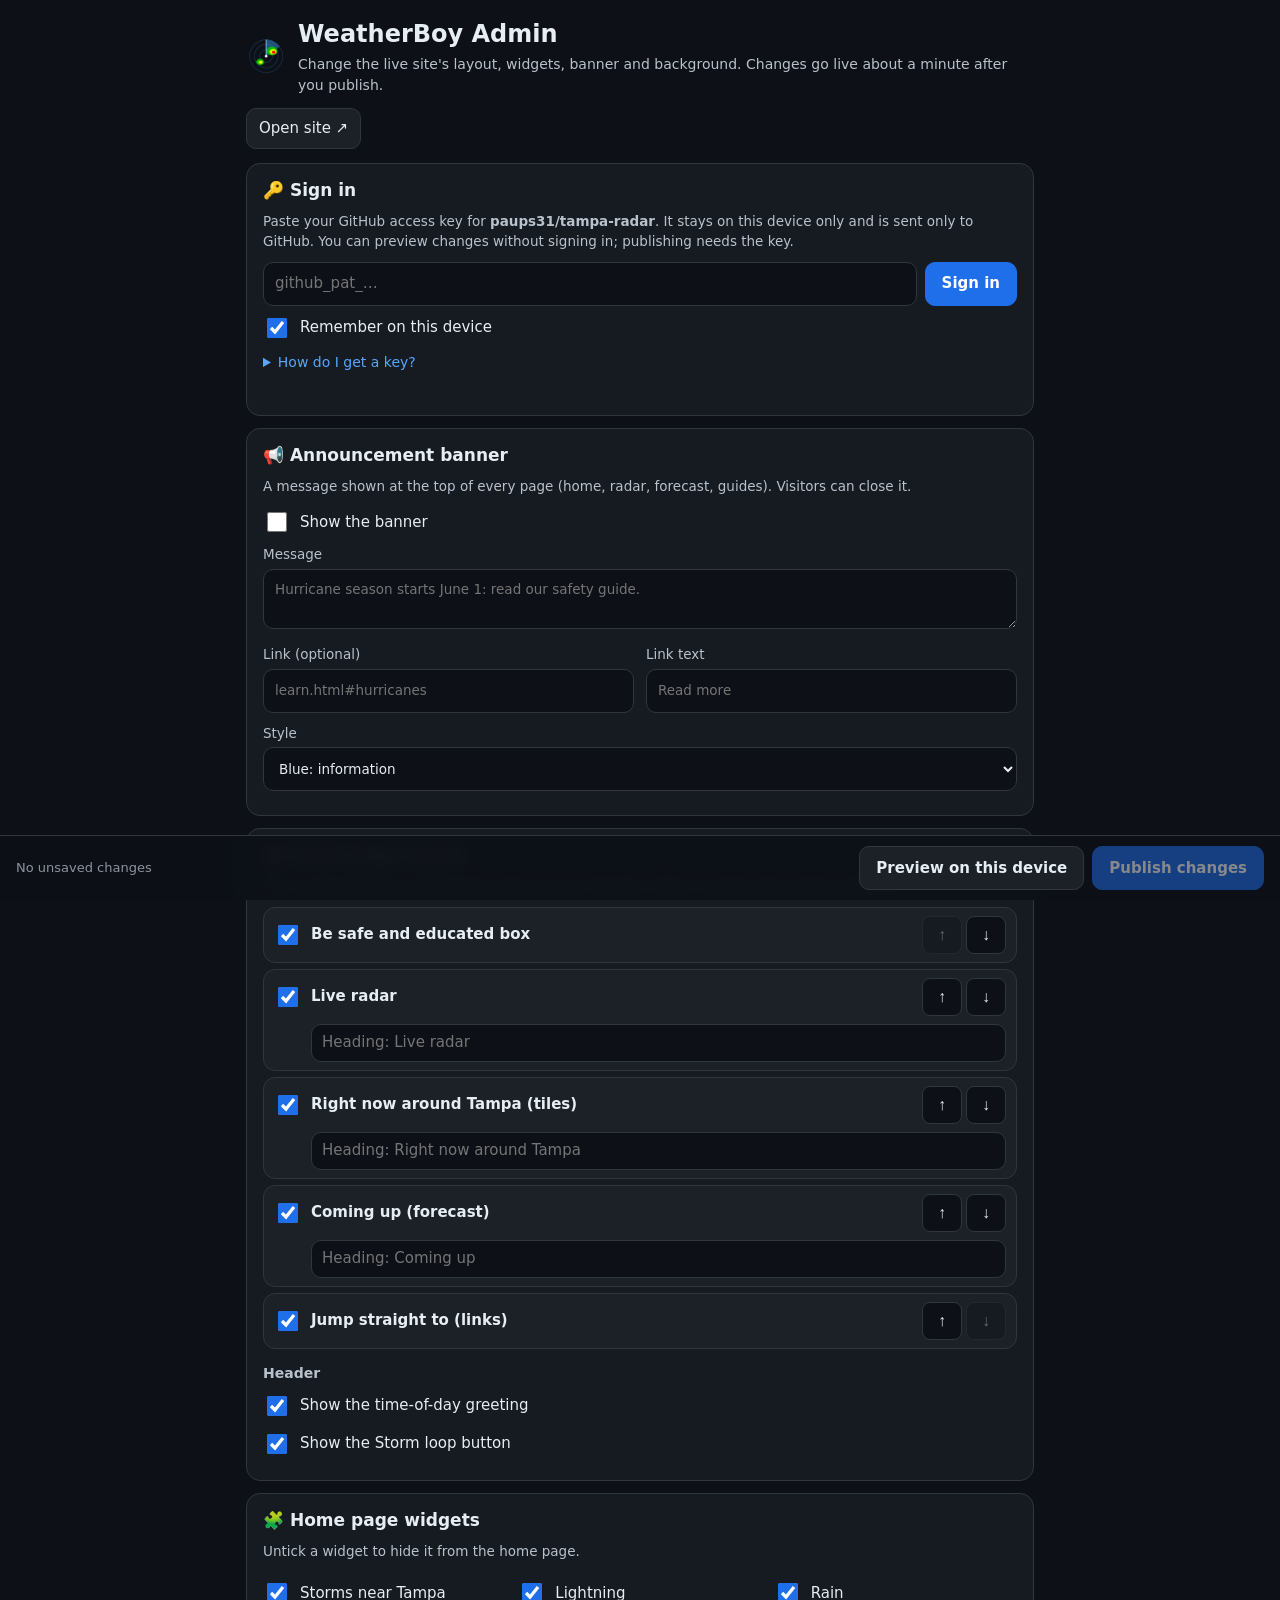
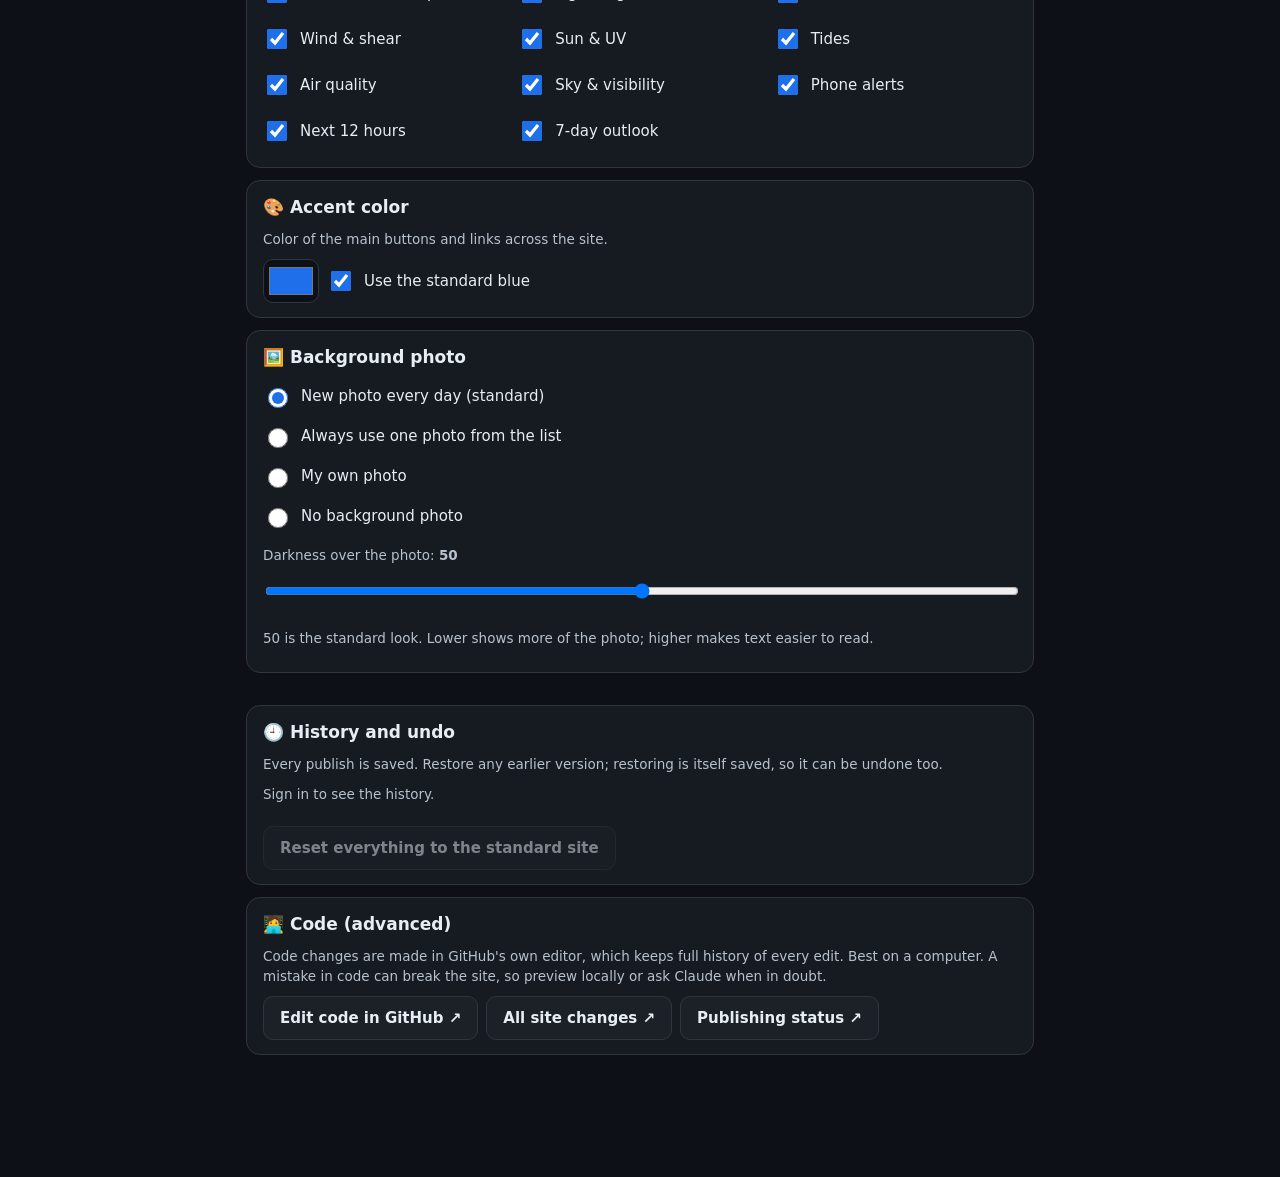
<file: admin.html>
<!doctype html>
<html lang="en">
<head>
<meta charset="utf-8">
<meta name="viewport" content="width=device-width, initial-scale=1, viewport-fit=cover">
<meta name="robots" content="noindex, nofollow">
<meta name="referrer" content="no-referrer">
<title>WeatherBoy Admin</title>
<meta name="theme-color" content="#0d1117">
<meta name="apple-mobile-web-app-capable" content="yes">
<meta name="apple-mobile-web-app-status-bar-style" content="black-translucent">
<link rel="icon" type="image/png" href="addons/icons/icon-192.png">
<link rel="apple-touch-icon" href="addons/icons/icon-180.png">
<link rel="stylesheet" href="addons/admin.css">
</head>
<body>
<main id="admin">
  <header class="ad-head">
    <div class="ad-brand"><img src="addons/icons/icon-192.png" alt="" width="40" height="40"><div><h1>WeatherBoy Admin</h1>
      <p>Change the live site's layout, widgets, banner and background. Changes go live about a minute after you publish.</p></div></div>
    <nav class="ad-nav"><a href="home.html" target="_blank" rel="noopener">Open site &#x2197;</a></nav>
  </header>

  <!-- sign in -->
  <section class="ad-card" id="adAuth">
    <h2>&#x1F511; Sign in</h2>
    <div id="adSignedOut">
      <p class="ad-note">Paste your GitHub access key for <b>paups31/tampa-radar</b>. It stays on this device only and is sent only to GitHub.
        You can preview changes without signing in; publishing needs the key.</p>
      <form id="adLogin" class="ad-row" autocomplete="off">
        <input id="adToken" type="password" placeholder="github_pat_…" spellcheck="false" autocapitalize="off" aria-label="GitHub access key">
        <button type="submit" class="ad-btn primary">Sign in</button>
      </form>
      <label class="ad-check"><input type="checkbox" id="adRemember" checked> Remember on this device</label>
      <details class="ad-help"><summary>How do I get a key?</summary>
        <ol>
          <li>On a computer, sign in to <b>github.com</b> as <b>paups31</b>.</li>
          <li>Open <a href="https://github.com/settings/personal-access-tokens/new" target="_blank" rel="noopener">Settings &rarr; Developer settings &rarr; Fine-grained tokens &rarr; Generate new token</a>.</li>
          <li>Name it <b>WeatherBoy admin</b> and choose an expiration (for example 90 days).</li>
          <li>Under <b>Repository access</b> choose <b>Only select repositories</b> &rarr; <b>tampa-radar</b>.</li>
          <li>Under <b>Permissions &rarr; Repository permissions</b>, set <b>Contents</b> to <b>Read and write</b>. Leave everything else as is.</li>
          <li>Click <b>Generate token</b>, copy it, and paste it above. Treat it like a password: don't share it.</li>
        </ol>
        <p>Lost or worried about a key? Delete it on that same GitHub page and make a new one.</p>
      </details>
    </div>
    <div id="adSignedIn" hidden>
      <p class="ad-ok">Signed in as <b id="adUser"></b> with permission to publish.</p>
      <button type="button" class="ad-btn" id="adLogout">Sign out on this device</button>
    </div>
    <p class="ad-msg" id="adAuthMsg" role="status"></p>
  </section>

  <form id="adForm" autocomplete="off">
    <!-- announcement -->
    <section class="ad-card">
      <h2>&#x1F4E2; Announcement banner</h2>
      <p class="ad-note">A message shown at the top of every page (home, radar, forecast, guides). Visitors can close it.</p>
      <label class="ad-check"><input type="checkbox" name="annOn"> Show the banner</label>
      <label class="ad-field">Message <textarea name="annText" maxlength="300" rows="2" placeholder="Hurricane season starts June 1: read our safety guide."></textarea></label>
      <div class="ad-grid2">
        <label class="ad-field">Link (optional) <input name="annLink" placeholder="learn.html#hurricanes"></label>
        <label class="ad-field">Link text <input name="annLinkText" maxlength="40" placeholder="Read more"></label>
      </div>
      <label class="ad-field">Style <select name="annLevel"><option value="info">Blue: information</option><option value="warn">Amber: heads-up</option><option value="danger">Red: urgent</option></select></label>
    </section>

    <!-- home layout -->
    <section class="ad-card">
      <h2>&#x1F3E0; Home page layout</h2>
      <p class="ad-note">The current-weather panel always stays on top. Reorder, hide or rename the sections below it.</p>
      <ol id="adSections" class="ad-sections"></ol>
      <h3>Header</h3>
      <label class="ad-check"><input type="checkbox" name="greeting"> Show the time-of-day greeting</label>
      <label class="ad-check"><input type="checkbox" name="loopButton"> Show the Storm loop button</label>
    </section>

    <!-- tiles -->
    <section class="ad-card">
      <h2>&#x1F9E9; Home page widgets</h2>
      <p class="ad-note">Untick a widget to hide it from the home page.</p>
      <div id="adTiles" class="ad-tiles"></div>
    </section>

    <!-- look -->
    <section class="ad-card">
      <h2>&#x1F3A8; Accent color</h2>
      <p class="ad-note">Color of the main buttons and links across the site.</p>
      <div class="ad-row"><input type="color" name="accent" value="#1f6feb" aria-label="Accent color">
        <label class="ad-check"><input type="checkbox" name="accentDefault"> Use the standard blue</label></div>
    </section>

    <!-- background -->
    <section class="ad-card">
      <h2>&#x1F5BC;&#xFE0F; Background photo</h2>
      <div class="ad-radios" role="radiogroup" aria-label="Background">
        <label><input type="radio" name="bgMode" value="daily"> New photo every day (standard)</label>
        <label><input type="radio" name="bgMode" value="pinned"> Always use one photo from the list</label>
        <label><input type="radio" name="bgMode" value="custom"> My own photo</label>
        <label><input type="radio" name="bgMode" value="off"> No background photo</label>
      </div>
      <div id="adPinned" class="ad-sub" hidden>
        <p class="ad-note">Tap a photo. All are free-licensed Wikimedia Commons featured pictures; credits are added automatically.</p>
        <div id="adPhotos" class="ad-photos"></div>
      </div>
      <div id="adCustom" class="ad-sub" hidden>
        <p class="ad-note">Use only photos you took yourself or that have a free license (for example CC BY, CC BY-SA or CC0), and credit them as the license asks.</p>
        <label class="ad-field">Photo address (must start with https://) <input name="cUrl" placeholder="https://upload.wikimedia.org/…jpg"></label>
        <div class="ad-grid2">
          <label class="ad-field">Title <input name="cTitle" maxlength="120"></label>
          <label class="ad-field">Photographer / author <input name="cAuthor" maxlength="120"></label>
          <label class="ad-field">License (e.g. CC BY-SA 4.0, or "Own photo") <input name="cLicense" maxlength="60"></label>
          <label class="ad-field">License link (optional) <input name="cLicenseUrl"></label>
        </div>
        <label class="ad-field">Photo's page / source (optional) <input name="cPage"></label>
        <label class="ad-check"><input type="checkbox" name="cConfirm"> I confirm this photo is free for me to use and the credit is correct</label>
      </div>
      <label class="ad-field">Darkness over the photo: <b id="adDimVal">50</b>
        <input type="range" name="dim" min="0" max="100" step="5" value="50"></label>
      <p class="ad-note">50 is the standard look. Lower shows more of the photo; higher makes text easier to read.</p>
    </section>

    <!-- actions -->
    <div class="ad-actions" id="adActions">
      <span class="ad-dirty" id="adDirty">No unsaved changes</span>
      <button type="button" class="ad-btn" id="adPreview">Preview on this device</button>
      <button type="button" class="ad-btn primary" id="adPublish">Publish changes</button>
    </div>
    <p class="ad-msg" id="adMsg" role="status"></p>
  </form>

  <!-- history -->
  <section class="ad-card">
    <h2>&#x1F558; History and undo</h2>
    <p class="ad-note">Every publish is saved. Restore any earlier version; restoring is itself saved, so it can be undone too.</p>
    <div id="adHistory" class="ad-history"><p class="ad-note">Sign in to see the history.</p></div>
    <button type="button" class="ad-btn" id="adReset">Reset everything to the standard site</button>
  </section>

  <!-- advanced -->
  <section class="ad-card">
    <h2>&#x1F9D1;&#x200D;&#x1F4BB; Code (advanced)</h2>
    <p class="ad-note">Code changes are made in GitHub's own editor, which keeps full history of every edit.
      Best on a computer. A mistake in code can break the site, so preview locally or ask Claude when in doubt.</p>
    <div class="ad-row wrap">
      <a class="ad-btn" href="https://github.dev/paups31/tampa-radar" target="_blank" rel="noopener">Edit code in GitHub &#x2197;</a>
      <a class="ad-btn" href="https://github.com/paups31/tampa-radar/commits/main" target="_blank" rel="noopener">All site changes &#x2197;</a>
      <a class="ad-btn" href="https://github.com/paups31/tampa-radar/actions" target="_blank" rel="noopener">Publishing status &#x2197;</a>
    </div>
  </section>
</main>
<script src="addons/bg-photos.js"></script>
<script src="addons/admin.js"></script>
</body>
</html>
</file>
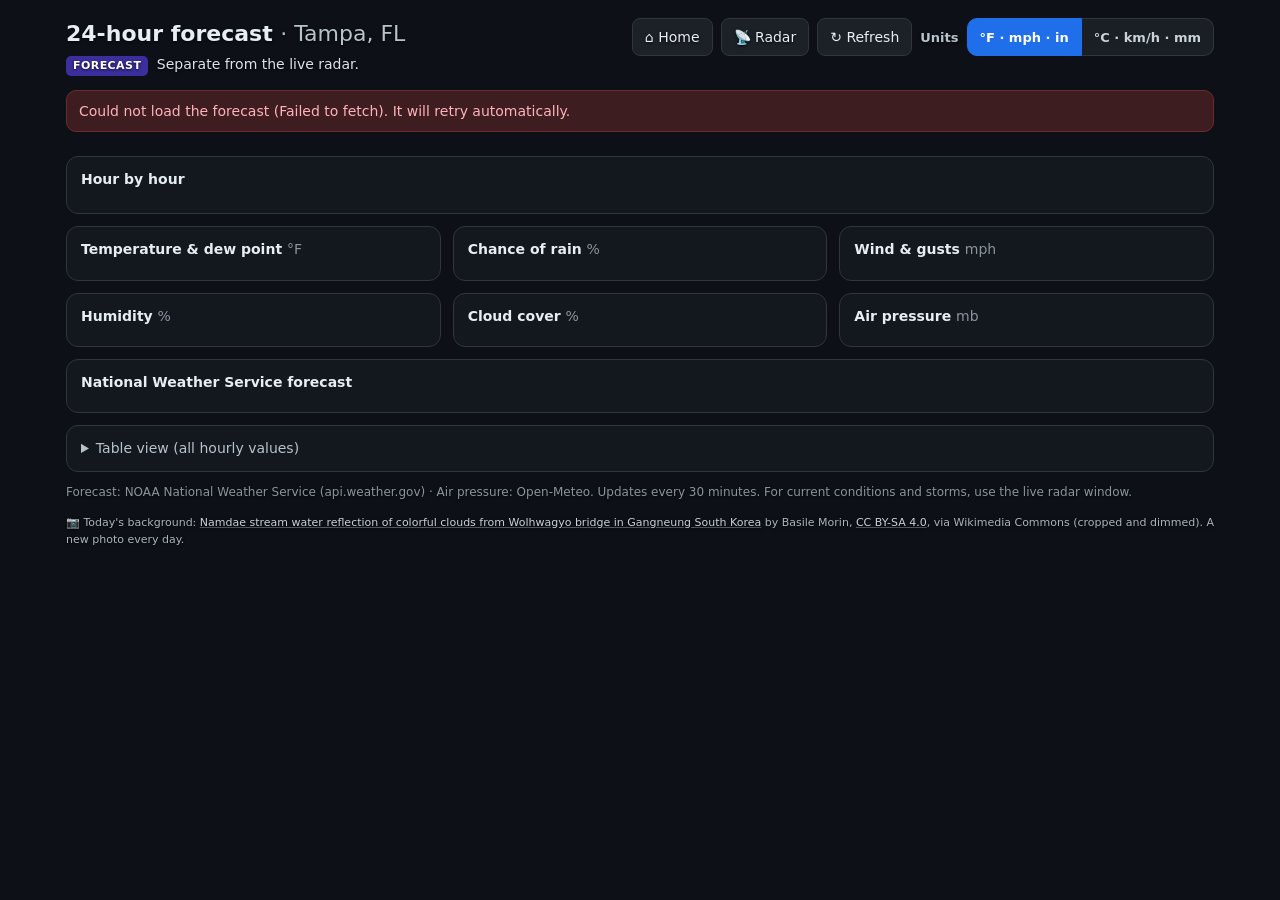
<file: forecast.html>
<!doctype html>
<html lang="en">
<head>
<meta charset="utf-8">
<meta name="viewport" content="width=device-width, initial-scale=1, viewport-fit=cover">
<title>24-Hour Forecast · WeatherBoy Radar</title>
<meta name="theme-color" content="#0d1117">
<link rel="icon" type="image/png" href="addons/icons/icon-192.png">
<link rel="manifest" href="addons/manifest.webmanifest">
<link rel="apple-touch-icon" href="addons/icons/icon-180.png">
<meta name="apple-mobile-web-app-capable" content="yes">
<meta name="apple-mobile-web-app-status-bar-style" content="black-translucent">
<meta name="apple-mobile-web-app-title" content="WeatherBoy">
<link rel="stylesheet" href="addons/forecast.css">
<link rel="stylesheet" href="addons/daily-bg.css">
</head>
<body>
<main id="fc">
  <header class="fc-head">
    <div>
      <h1>24-hour forecast <span id="fcPlace">Tampa, FL</span></h1>
      <div class="fc-sub"><span class="fc-badge">Forecast</span> Separate from the live radar. <span id="fcIssued" class="muted"></span></div>
    </div>
    <div class="fc-actions">
      <a class="fc-nav" href="home.html">&#x2302; Home</a>
      <a class="fc-nav" href="index.html">&#x1F4E1; Radar</a>
      <button id="fcRefresh" type="button" title="Reload the forecast">&#x21bb; Refresh</button>
    </div>
  </header>

  <section id="fcTiles" class="fc-tiles" aria-label="Summary"></section>
  <section class="fc-card"><h2>Hour by hour</h2><div id="fcStrip" class="fc-strip"></div></section>

  <div class="fc-grid">
    <section class="fc-card"><h2>Temperature &amp; dew point <span class="unit">°F</span></h2><div id="chTemp" class="fc-chart"></div></section>
    <section class="fc-card"><h2>Chance of rain <span class="unit">%</span></h2><div id="chRain" class="fc-chart"></div><div id="fcQpf" class="fc-note"></div></section>
    <section class="fc-card"><h2>Wind &amp; gusts <span class="unit">mph</span></h2><div id="chWind" class="fc-chart"></div></section>
    <section class="fc-card"><h2>Humidity <span class="unit">%</span></h2><div id="chRh" class="fc-chart"></div></section>
    <section class="fc-card"><h2>Cloud cover <span class="unit">%</span></h2><div id="chSky" class="fc-chart"></div></section>
    <section class="fc-card"><h2>Air pressure <span class="unit">mb</span></h2><div id="chPres" class="fc-chart"></div></section>
  </div>

  <section class="fc-card"><h2>National Weather Service forecast</h2><div id="fcText" class="fc-text"></div></section>

  <section class="fc-card">
    <details><summary>Table view (all hourly values)</summary><div id="fcTable" class="fc-table-wrap"></div></details>
  </section>

  <footer class="muted">Forecast: NOAA National Weather Service (api.weather.gov) · Air pressure: Open-Meteo.
    Updates every 30 minutes. For current conditions and storms, use the live radar window.</footer>
</main>
<div id="fcTip" class="fc-tip" hidden></div>
<script src="addons/forecast.js"></script>
<script src="addons/bg-photos.js"></script>
<script src="addons/daily-bg.js"></script>
<script src="addons/app-install.js"></script>
<script src="addons/units.js"></script>
<script src="addons/live.js"></script>
<script src="addons/site-config.js"></script>
</body>
</html>
</file>
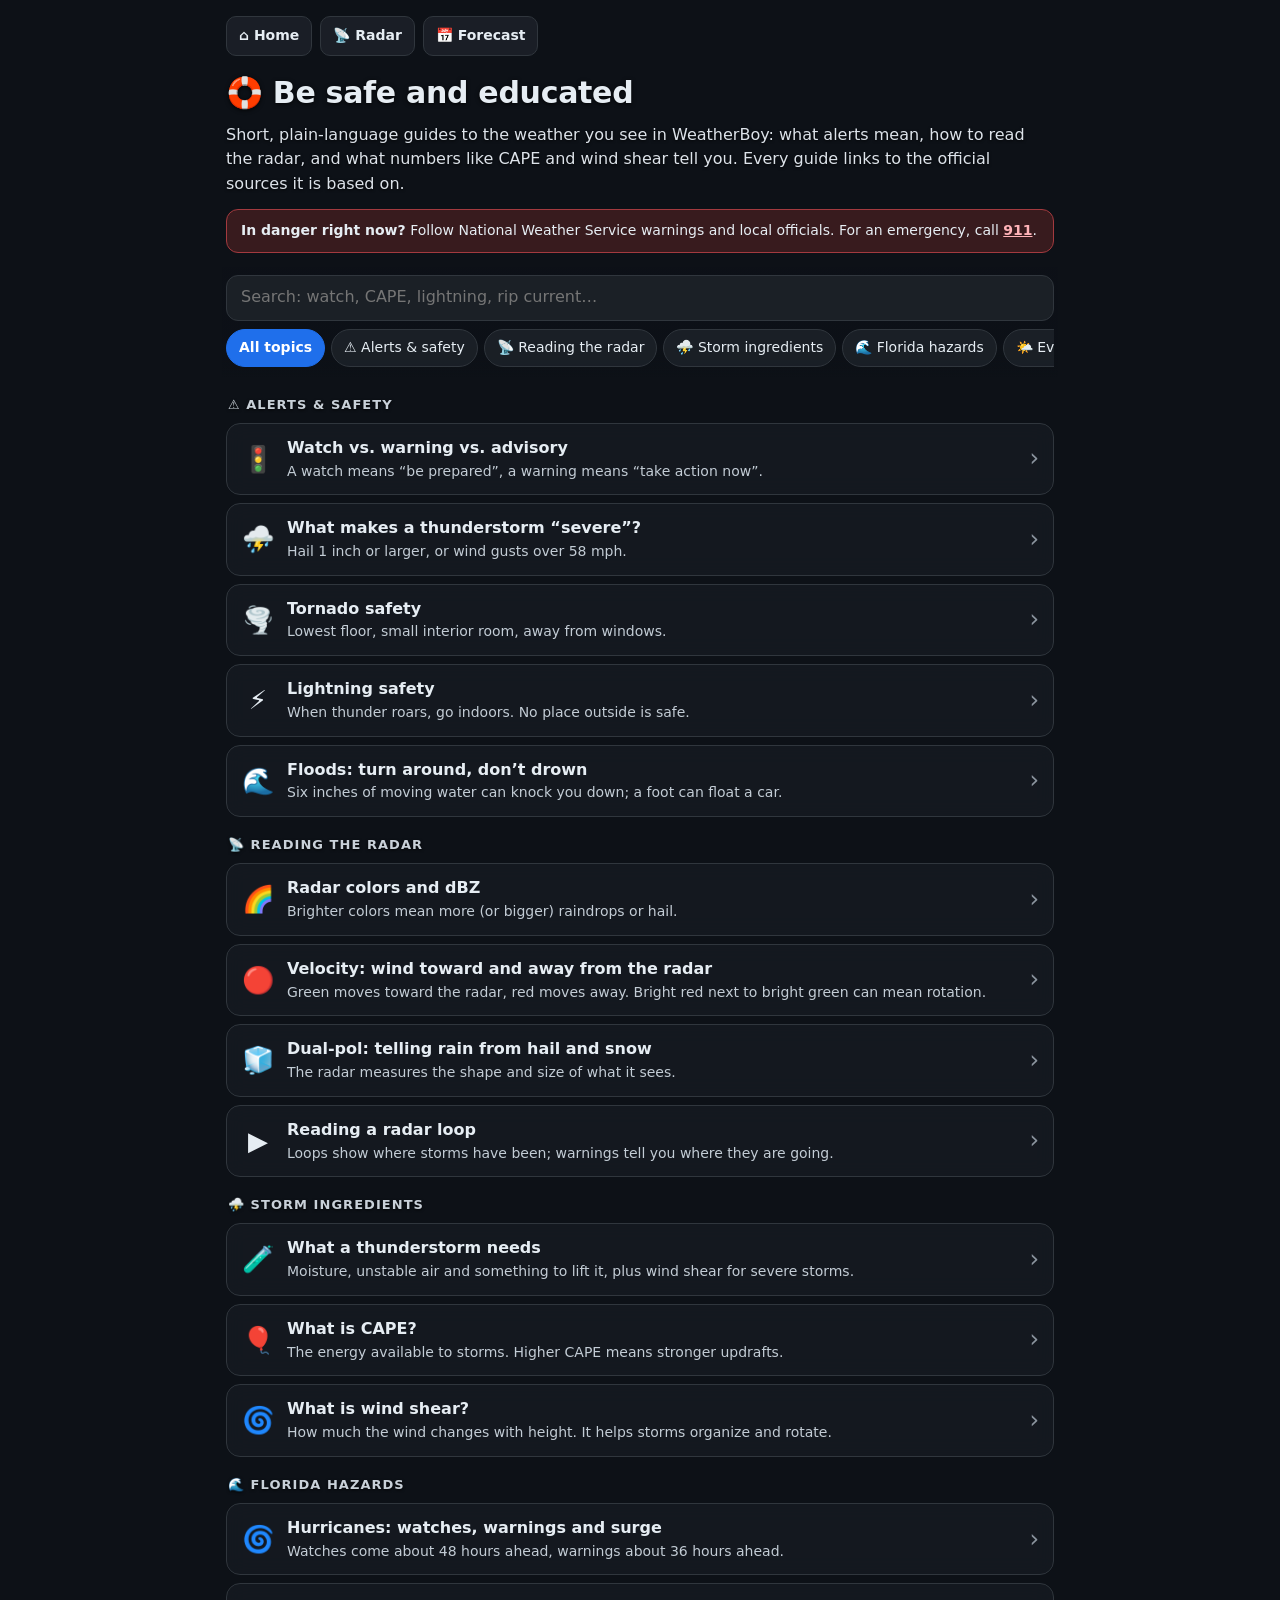
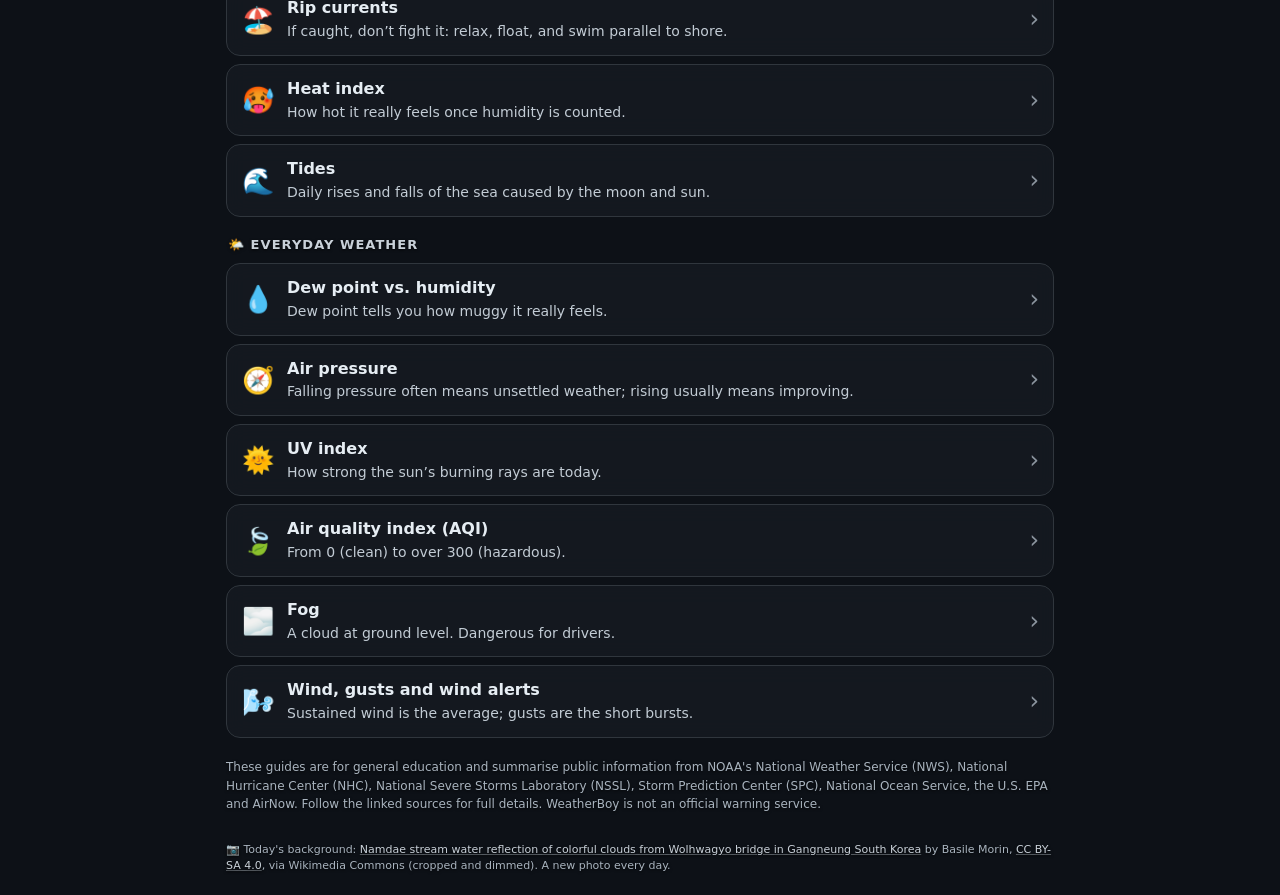
<file: learn.html>
<!doctype html>
<html lang="en">
<head>
<meta charset="utf-8">
<meta name="viewport" content="width=device-width, initial-scale=1, viewport-fit=cover">
<title>Be Safe and Educated · WeatherBoy</title>
<meta name="description" content="Plain-language weather guides with official sources: watches vs warnings, radar colors, CAPE, wind shear, lightning, hurricanes, floods and more.">
<meta name="theme-color" content="#0d1117">
<meta name="apple-mobile-web-app-capable" content="yes">
<meta name="mobile-web-app-capable" content="yes">
<meta name="apple-mobile-web-app-status-bar-style" content="black-translucent">
<meta name="apple-mobile-web-app-title" content="WeatherBoy">
<link rel="apple-touch-icon" href="addons/icons/icon-180.png">
<link rel="icon" type="image/png" href="addons/icons/icon-192.png">
<link rel="manifest" href="addons/manifest.webmanifest">
<link rel="stylesheet" href="addons/learn.css">
<link rel="stylesheet" href="addons/daily-bg.css">
</head>
<body>
<main id="learn">
  <header class="ln-head">
    <nav class="ln-nav" aria-label="WeatherBoy">
      <a href="home.html">&#x2302; Home</a>
      <a href="index.html">&#x1F4E1; Radar</a>
      <a href="forecast.html">&#x1F4C5; Forecast</a>
    </nav>
    <h1><span aria-hidden="true">&#x1F6DF;</span> Be safe and educated</h1>
    <p class="ln-intro">Short, plain-language guides to the weather you see in WeatherBoy: what alerts mean, how to read the radar,
      and what numbers like CAPE and wind shear tell you. Every guide links to the official sources it is based on.</p>
    <div class="ln-urgent" role="note"><b>In danger right now?</b> Follow National Weather Service warnings and local officials.
      For an emergency, call <a href="tel:911">911</a>.</div>
  </header>

  <div class="ln-tools">
    <label class="ln-search"><span class="sr">Search the guides</span>
      <input id="lnSearch" type="search" placeholder="Search: watch, CAPE, lightning, rip current…" autocomplete="off"></label>
    <div class="ln-cats" id="lnCats" role="group" aria-label="Topics"></div>
  </div>

  <div id="lnList" class="ln-list" aria-live="polite"></div>
  <p id="lnNone" class="ln-none" hidden>No guide matches that search yet.</p>

  <footer class="ln-foot">
    These guides are for general education and summarise public information from NOAA's National Weather Service (NWS),
    National Hurricane Center (NHC), National Severe Storms Laboratory (NSSL), Storm Prediction Center (SPC), National Ocean Service,
    the U.S. EPA and AirNow. Follow the linked sources for full details. WeatherBoy is not an official warning service.
  </footer>
</main>
<script src="addons/learn.js"></script>
<script src="addons/bg-photos.js"></script>
<script src="addons/daily-bg.js"></script>
<script src="addons/units.js"></script>
<script src="addons/site-config.js"></script>
</body>
</html>
</file>
<file: addons/admin.css>
/* WeatherBoy admin page (admin.html) */
:root { --bg:#0d1117; --card:#161b22; --card2:#1c2128; --line:#30363d; --text:#e6edf3; --text2:#b8c2cc; --muted:#8b949e; --accent:#1f6feb; --good:#3fb950; --bad:#ff7b72; }
* { box-sizing:border-box; }
html, body { margin:0; background:var(--bg); color:var(--text); font:15px/1.5 system-ui,-apple-system,"Segoe UI",sans-serif; }
a { color:#58a6ff; }
#admin { max-width:820px; margin:0 auto; padding:max(16px, env(safe-area-inset-top)) max(16px, env(safe-area-inset-right)) calc(110px + env(safe-area-inset-bottom)) max(16px, env(safe-area-inset-left)); }
.ad-head { display:flex; justify-content:space-between; align-items:flex-start; gap:12px; flex-wrap:wrap; margin-bottom:14px; }
.ad-brand { display:flex; gap:12px; align-items:center; }
.ad-brand img { border-radius:10px; }
.ad-brand h1 { margin:0; font-size:24px; }
.ad-brand p { margin:2px 0 0; color:var(--text2); font-size:14px; }
.ad-nav a { color:var(--text); text-decoration:none; background:var(--card2); border:1px solid var(--line); border-radius:10px; padding:8px 12px; display:inline-block; }
.ad-card { background:var(--card); border:1px solid var(--line); border-radius:14px; padding:14px 16px; margin-bottom:12px; }
.ad-card h2 { margin:0 0 8px; font-size:17px; }
.ad-card h3 { margin:14px 0 6px; font-size:14px; color:var(--text2); }
.ad-note { color:var(--text2); font-size:13.5px; margin:0 0 10px; }
.ad-row { display:flex; gap:8px; align-items:center; }
.ad-row.wrap { flex-wrap:wrap; }
.ad-row input[type=password] { flex:1; }
input, textarea, select { font:inherit; color:var(--text); background:#0d1117; border:1px solid var(--line); border-radius:10px; padding:9px 11px; min-height:44px; width:100%; }
input[type=checkbox], input[type=radio] { width:20px; height:20px; min-height:0; accent-color:var(--accent); flex:none; }
input[type=color] { width:56px; padding:3px; }
input[type=range] { padding:0; }
textarea { resize:vertical; }
input:focus, textarea:focus, select:focus { outline:2px solid #58a6ff; outline-offset:1px; }
.ad-field { display:block; font-size:13.5px; color:var(--text2); margin-bottom:10px; }
.ad-field input, .ad-field textarea, .ad-field select { margin-top:4px; }
.ad-check { display:flex; align-items:center; gap:10px; margin:6px 0; min-height:32px; cursor:pointer; }
.ad-grid2 { display:grid; grid-template-columns:1fr 1fr; gap:0 12px; }
.ad-btn { display:inline-flex; align-items:center; justify-content:center; min-height:44px; padding:0 16px; border-radius:10px; border:1px solid var(--line);
  background:var(--card2); color:var(--text); font:inherit; font-weight:600; cursor:pointer; text-decoration:none; }
.ad-btn:hover { border-color:#58a6ff; }
.ad-btn.primary { background:var(--accent); border-color:var(--accent); color:#fff; }
.ad-btn:disabled { opacity:.5; cursor:not-allowed; }
.ad-btn.small { min-height:34px; padding:0 10px; font-size:13px; }
.ad-msg { min-height:20px; font-size:14px; margin:8px 0 0; }
.ad-msg.ok { color:var(--good); } .ad-msg.err { color:var(--bad); }
.ad-ok { color:var(--good); margin:0 0 8px; }
.ad-help { margin-top:8px; font-size:14px; color:var(--text2); }
.ad-help summary { cursor:pointer; color:#58a6ff; }
.ad-help li { margin-bottom:4px; }

.ad-sections { list-style:none; margin:0; padding:0; }
.ad-sections li { display:grid; grid-template-columns:auto 1fr auto; gap:8px 10px; align-items:center; background:var(--card2); border:1px solid var(--line);
  border-radius:12px; padding:8px 10px; margin-bottom:6px; }
.ad-sections .nm { font-weight:600; }
.ad-sections .mv { display:flex; gap:4px; }
.ad-sections .mv button { width:40px; min-height:38px; border-radius:8px; border:1px solid var(--line); background:#0d1117; color:var(--text); font-size:16px; cursor:pointer; }
.ad-sections .mv button:disabled { opacity:.35; }
.ad-sections input[type=text] { grid-column:2 / 4; min-height:38px; padding:6px 10px; }
.ad-sections li.off { opacity:.55; }
.ad-tiles { display:grid; grid-template-columns:repeat(auto-fill, minmax(200px, 1fr)); gap:2px 12px; }
.ad-radios { display:grid; gap:4px; margin-bottom:10px; }
.ad-radios label { display:flex; gap:10px; align-items:center; min-height:36px; cursor:pointer; }
.ad-sub { border-left:3px solid var(--line); padding-left:12px; margin:6px 0 12px; }
.ad-photos { display:grid; grid-template-columns:repeat(auto-fill, minmax(120px, 1fr)); gap:6px; max-height:420px; overflow:auto; padding:2px; }
.ad-photos button { aspect-ratio:3/2; border:2px solid transparent; border-radius:8px; background:#222 center/cover; cursor:pointer; padding:0; }
.ad-photos button.on { border-color:#58a6ff; box-shadow:0 0 0 2px #58a6ff; }
.ad-actions { position:fixed; left:0; right:0; bottom:0; z-index:10; display:flex; gap:8px; align-items:center; justify-content:center; flex-wrap:wrap;
  padding:10px 16px calc(10px + env(safe-area-inset-bottom)); background:rgba(13,17,23,.96); border-top:1px solid var(--line); backdrop-filter:blur(8px); }
.ad-dirty { color:var(--muted); font-size:13px; margin-right:auto; }
.ad-dirty.on { color:#f0b429; font-weight:600; }
.ad-history { display:grid; gap:6px; margin-bottom:12px; }
.ad-history .it { display:flex; gap:10px; align-items:center; justify-content:space-between; background:var(--card2); border:1px solid var(--line); border-radius:10px; padding:8px 10px; }
.ad-history .it .t { font-size:13.5px; }
.ad-history .it .t small { display:block; color:var(--muted); }
@media (max-width:600px) {
  .ad-grid2 { grid-template-columns:1fr; }
  .ad-actions { justify-content:stretch; }
  .ad-actions .ad-btn { flex:1; }
  .ad-dirty { width:100%; text-align:center; margin:0; }
}
</file>
<file: addons/forecast.css>
/* 24-hour forecast window (forecast.html) */
:root {
  --bg: #0d1117; --card: #161b22; --card-2: #1c2128; --line: #30363d; --grid: #262c34;
  --text: #e6edf3; --text-2: #b8c2cc; --muted: #8b949e;
  --s1: #3987e5; --s2: #d95926;          /* validated categorical slots 1-2 (dark) */
  --seq: #3987e5;                          /* single-series magnitude */
}
* { box-sizing: border-box; }
html, body { margin: 0; background: var(--bg); color: var(--text); font: 14px/1.45 system-ui, -apple-system, "Segoe UI", sans-serif; }
#fc { max-width: 1180px; margin: 0 auto; padding: 18px 16px 30px; }
.muted { color: var(--muted); }
.fc-head { display: flex; justify-content: space-between; align-items: flex-start; gap: 12px; flex-wrap: wrap; margin-bottom: 14px; }
.fc-head h1 { margin: 0; font-size: 22px; }
.fc-head h1 span { color: var(--text-2); font-weight: 500; }
.fc-sub { color: var(--text-2); margin-top: 4px; }
.fc-badge { display: inline-block; background: #3b2f9e; color: #fff; font-size: 11px; font-weight: 700; letter-spacing: .04em;
  text-transform: uppercase; border-radius: 5px; padding: 2px 7px; margin-right: 4px; }
.fc-actions button { background: var(--card-2); color: var(--text); border: 1px solid var(--line); border-radius: 8px; padding: 8px 12px; font: inherit; cursor: pointer; }
.fc-actions button:hover { border-color: #58a6ff; }
.fc-tiles { display: grid; grid-template-columns: repeat(auto-fit, minmax(160px, 1fr)); gap: 10px; margin-bottom: 12px; }
.fc-tile { background: var(--card); border: 1px solid var(--line); border-radius: 10px; padding: 10px 12px; }
.fc-tile .k { color: var(--muted); font-size: 12px; }
.fc-tile .v { font-size: 26px; font-weight: 700; line-height: 1.15; }
.fc-tile .d { color: var(--text-2); font-size: 12px; }
.fc-card { background: var(--card); border: 1px solid var(--line); border-radius: 12px; padding: 12px 14px; margin-bottom: 12px; min-width: 0; }
.fc-card h2 { margin: 0 0 8px; font-size: 14px; }
.fc-card h2 .unit { color: var(--muted); font-weight: 400; }
.fc-grid { display: grid; grid-template-columns: repeat(auto-fit, minmax(340px, 1fr)); gap: 12px; }
.fc-grid .fc-card { margin-bottom: 0; }
.fc-grid + .fc-card { margin-top: 12px; }
.fc-chart { position: relative; width: 100%; }
.fc-chart svg { display: block; width: 100%; height: auto; overflow: visible; }
.fc-legend { display: flex; gap: 14px; flex-wrap: wrap; font-size: 12px; color: var(--text-2); margin-bottom: 4px; }
.fc-legend i { display: inline-block; width: 14px; height: 3px; border-radius: 2px; vertical-align: middle; margin-right: 5px; }
.fc-legend i.dash { background: repeating-linear-gradient(90deg, currentColor 0 4px, transparent 4px 7px) !important; }
.fc-note { color: var(--text-2); font-size: 12px; margin-top: 6px; }
.fc-strip { display: grid; grid-auto-flow: column; grid-auto-columns: minmax(58px, 1fr); gap: 4px; overflow-x: auto; padding-bottom: 4px; }
.fc-hr { background: var(--card-2); border: 1px solid var(--line); border-radius: 8px; padding: 6px 4px; text-align: center; font-size: 12px; }
.fc-hr .t { color: var(--muted); }
.fc-hr .e { font-size: 20px; line-height: 1.3; }
.fc-hr .tp { font-weight: 700; font-size: 14px; }
.fc-hr .p { color: var(--text-2); }
.fc-hr.now { border-color: #58a6ff; }
.fc-text { display: grid; gap: 10px; }
.fc-text div b { display: block; }
.fc-text p { margin: 2px 0 0; color: var(--text-2); }
.fc-table-wrap { overflow-x: auto; margin-top: 8px; }
.fc-table-wrap table { border-collapse: collapse; width: 100%; font-size: 12px; font-variant-numeric: tabular-nums; }
.fc-table-wrap th, .fc-table-wrap td { border-bottom: 1px solid var(--line); padding: 4px 8px; text-align: right; white-space: nowrap; }
.fc-table-wrap th:first-child, .fc-table-wrap td:first-child, .fc-table-wrap td:last-child, .fc-table-wrap th:last-child { text-align: left; }
summary { cursor: pointer; color: var(--text-2); }
.fc-tip { position: fixed; z-index: 10; pointer-events: none; background: rgba(13, 17, 23, .96); border: 1px solid var(--line);
  border-radius: 8px; padding: 6px 9px; font-size: 12px; color: var(--text); box-shadow: 0 6px 18px rgba(0, 0, 0, .5); min-width: 120px; }
.fc-tip .h { color: var(--muted); margin-bottom: 2px; }
.fc-tip .r { display: flex; align-items: center; gap: 6px; justify-content: space-between; }
.fc-tip .r i { width: 10px; height: 3px; border-radius: 2px; display: inline-block; }
footer { font-size: 12px; margin-top: 8px; }
.fc-error { background: #3d1d20; border: 1px solid #6e2a30; color: #ffb3b8; border-radius: 10px; padding: 10px 12px; margin-bottom: 12px; }
@media (max-width: 760px) { .fc-grid { grid-template-columns: 1fr; } .fc-tile .v { font-size: 22px; } }
.fc-actions { display: flex; gap: 8px; flex-wrap: wrap; }
.fc-nav { background: var(--card-2); color: var(--text); border: 1px solid var(--line); border-radius: 8px; padding: 8px 12px; text-decoration: none; }
.fc-nav:hover { border-color: #58a6ff; }
#fc { padding-top: max(18px, env(safe-area-inset-top)); }
</file>
<file: addons/daily-bg.css>
/* Daily background photo (addons/daily-bg.js): photo behind the page, darkened so text stays easy to read,
 * and cards turned to frosted glass so the photo shows through. */
html.wb-has-bg { background: #0d1117; }
html.wb-has-bg body { background: transparent !important; }
.wb-bg { position: fixed; inset: 0; z-index: -1; background: #0d1117 center / cover no-repeat; opacity: 0; transition: opacity .9s ease; }
.wb-bg.on { opacity: 1; }
.wb-bg::after { content: ''; position: absolute; inset: 0;
  background: linear-gradient(180deg, rgba(13,17,23,.22) 0%, rgba(13,17,23,.5) 45%, rgba(13,17,23,.78) 100%); }

/* frosted cards (home + forecast) */
html.wb-has-bg .card:not(.h-hero), html.wb-has-bg .h-tile, html.wb-has-bg .fc-card, html.wb-has-bg .fc-tile {
  background: rgba(22, 27, 34, .80); -webkit-backdrop-filter: blur(10px); backdrop-filter: blur(10px); }
html.wb-has-bg .h-tile:has(.h-big.bad) { background: rgba(48, 22, 25, .84); }
html.wb-has-bg .h-hero { box-shadow: 0 10px 30px rgba(0,0,0,.35); }
html.wb-has-bg .h-head, html.wb-has-bg .h-sec, html.wb-has-bg .fc-head, html.wb-has-bg footer { text-shadow: 0 1px 3px rgba(0,0,0,.8); }
html.wb-has-bg .h-sec { color: #c9d1d9; }
html.wb-has-bg .fc-sub, html.wb-has-bg .fc-sub .muted, html.wb-has-bg .h-sub, html.wb-has-bg .h-sub .muted { color: #dde3ea; }

.wb-bg-credit { font-size: 11px; color: #a9b4bf; margin-top: 8px; line-height: 1.5; text-shadow: 0 1px 3px rgba(0,0,0,.8); }
.wb-bg-credit a { color: #c9d1d9; text-decoration: underline; text-decoration-color: rgba(201,209,217,.4); }
#fc > .wb-bg-credit { margin-top: 14px; }
</file>
<file: addons/learn.css>
/* "Be safe and educated" page (learn.html) */
:root { --bg:#0d1117; --card:rgba(22,27,34,.84); --card2:#1c2128; --line:#30363d; --text:#e6edf3; --text2:#c3ccd5; --muted:#8b949e; --accent:#58a6ff; }
* { box-sizing:border-box; }
html, body { margin:0; background:var(--bg); color:var(--text); font:16px/1.55 system-ui,-apple-system,"Segoe UI",sans-serif; }
a { color:var(--accent); }
.sr { position:absolute; width:1px; height:1px; overflow:hidden; clip:rect(0 0 0 0); }
#learn { max-width:860px; margin:0 auto; padding: max(16px, env(safe-area-inset-top)) max(16px, env(safe-area-inset-right)) calc(28px + env(safe-area-inset-bottom)) max(16px, env(safe-area-inset-left)); }

.ln-nav { display:flex; gap:8px; flex-wrap:wrap; margin-bottom:14px; }
.ln-nav a { background:rgba(28,33,40,.9); border:1px solid var(--line); border-radius:10px; padding:8px 12px; min-height:40px; display:inline-flex; align-items:center;
  color:var(--text); text-decoration:none; font-size:14px; font-weight:600; }
.ln-nav a:hover { border-color:var(--accent); }
.ln-head h1 { margin:0 0 6px; font-size:30px; letter-spacing:-.01em; text-shadow:0 1px 4px rgba(0,0,0,.8); }
.ln-intro { margin:0 0 12px; color:#dde3ea; text-shadow:0 1px 3px rgba(0,0,0,.8); }
.ln-urgent { background:rgba(61,29,32,.9); border:1px solid #a33a3f; border-radius:12px; padding:10px 14px; font-size:14px; margin-bottom:14px; }
.ln-urgent a { color:#ffb3b8; font-weight:700; }

.ln-tools { position:sticky; top:0; z-index:5; padding:8px 0 10px; margin:0 -4px 6px; padding-left:4px; padding-right:4px;
  background:linear-gradient(180deg, rgba(13,17,23,.95) 70%, rgba(13,17,23,0)); }
.ln-search input { width:100%; min-height:46px; border-radius:12px; border:1px solid var(--line); background:rgba(28,33,40,.95); color:var(--text);
  font:inherit; padding:0 14px; }
.ln-search input:focus { outline:2px solid var(--accent); outline-offset:1px; }
.ln-cats { display:flex; gap:6px; overflow-x:auto; margin-top:8px; scrollbar-width:none; }
.ln-cats::-webkit-scrollbar { display:none; }
.ln-cats button { flex:none; min-height:38px; padding:0 12px; border-radius:19px; border:1px solid var(--line); background:rgba(28,33,40,.92); color:var(--text);
  font:inherit; font-size:14px; cursor:pointer; }
.ln-cats button.on { background:#1f6feb; border-color:#1f6feb; color:#fff; font-weight:700; }

.ln-group h2 { font-size:13px; font-weight:700; text-transform:uppercase; letter-spacing:.08em; color:#c9d1d9; margin:18px 2px 8px; text-shadow:0 1px 3px rgba(0,0,0,.8); }
.ln-card { background:var(--card); border:1px solid var(--line); border-radius:14px; margin-bottom:8px; -webkit-backdrop-filter:blur(10px); backdrop-filter:blur(10px);
  scroll-margin-top:120px; }
.ln-card[open] { border-color:#3d6fb6; }
.ln-card summary { list-style:none; display:flex; align-items:center; gap:12px; padding:12px 14px; cursor:pointer; min-height:56px; }
.ln-card summary::-webkit-details-marker { display:none; }
.ln-ico { font-size:26px; width:34px; text-align:center; flex:none; }
.ln-sumtext { flex:1; min-width:0; display:flex; flex-direction:column; }
.ln-sumtext b { font-size:16px; }
.ln-sumtext span { color:var(--text2); font-size:14px; }
.ln-chev { flex:none; color:var(--muted); font-size:24px; transition:transform .15s; }
.ln-card[open] .ln-chev { transform:rotate(90deg); }
.ln-body { padding:0 16px 14px 60px; color:#dfe5ec; }
.ln-body p { margin:0 0 10px; }
.ln-body ul { margin:0 0 10px; padding-left:20px; }
.ln-body li { margin-bottom:5px; }
.ln-body .tip { background:rgba(31,111,235,.14); border-left:3px solid var(--accent); padding:8px 12px; border-radius:0 8px 8px 0; font-size:14px; }
.ln-body .do { background:rgba(63,185,80,.12); border-left:3px solid #3fb950; padding:8px 12px; border-radius:0 8px 8px 0; font-size:15px; }
.ln-src { border-top:1px solid var(--line); margin-top:12px; padding-top:8px; font-size:13px; color:var(--text2); }
.ln-src h3 { margin:0 0 4px; font-size:12px; text-transform:uppercase; letter-spacing:.07em; color:var(--muted); }
.ln-src ol { margin:0; padding-left:20px; }
.ln-host { color:var(--muted); }
.ln-cardfoot { margin-top:8px; font-size:13px; }
.ln-none { text-align:center; color:var(--text2); padding:24px 0; }
.ln-foot { margin-top:20px; font-size:12px; color:#a9b4bf; text-shadow:0 1px 3px rgba(0,0,0,.8); }
body > .wb-bg-credit { max-width:860px; margin:0 auto; padding:0 16px calc(20px + env(safe-area-inset-bottom)); }

@media (max-width:560px) {
  .ln-head h1 { font-size:25px; }
  .ln-body { padding:0 14px 14px 14px; }
  .ln-card summary { padding:12px; }
}
</file>
